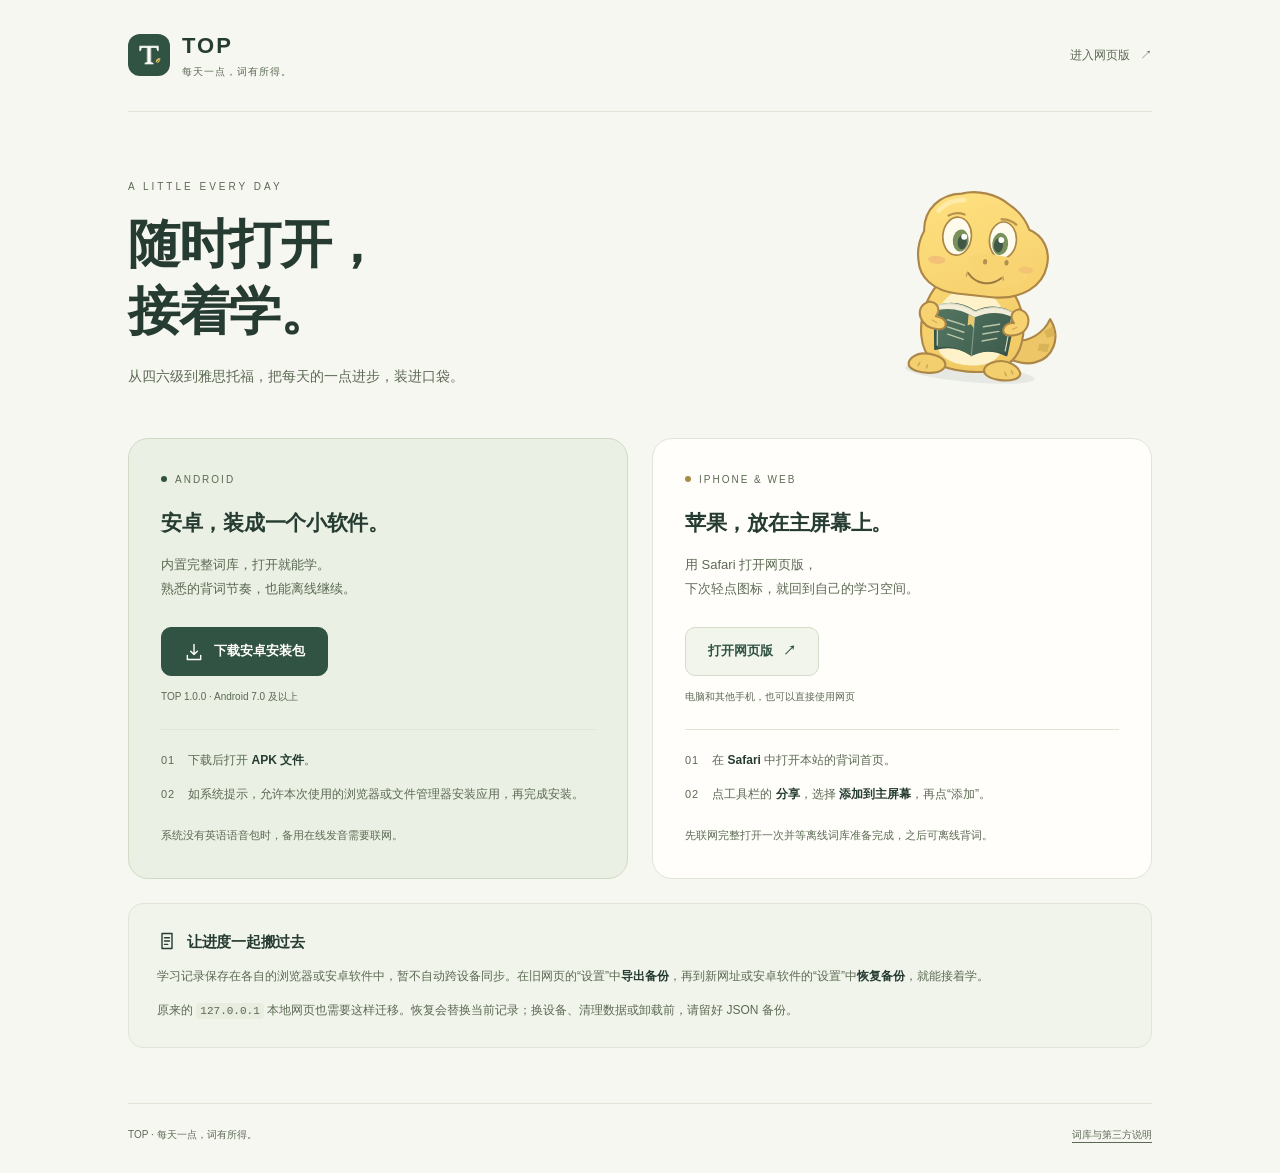
<file: install.html>
<!doctype html>
<html lang="zh-CN">
<head>
  <meta charset="utf-8">
  <meta name="viewport" content="width=device-width, initial-scale=1, viewport-fit=cover">
  <meta name="theme-color" content="#315344">
  <meta name="description" content="把 TOP 背单词装进口袋：安卓安装包，或在 iPhone 上添加到主屏幕。">
  <title>随时打开，接着学 · TOP 背单词</title>
  <link rel="icon" href="favicon.png">
  <link rel="apple-touch-icon" href="icon-180.png">
  <link rel="stylesheet" href="assets/install.css">
</head>
<body>
  <div class="install-shell">
    <header>
      <a class="brand" href="index.html" aria-label="TOP 背单词首页"><img src="icon-180.png" width="42" height="42" alt=""><span>TOP<span class="brand-caption">每天一点，词有所得。</span></span></a>
      <a class="back-link" href="index.html">进入网页版 <span aria-hidden="true">↗</span></a>
    </header>
    <main>
      <section class="intro" aria-labelledby="install-title">
        <div class="eyebrow">A LITTLE EVERY DAY</div>
        <h1 id="install-title">随时打开，<br>接着学。</h1>
        <p>从四六级到雅思托福，<br class="mobile-break">把每天的一点进步，装进口袋。</p>
        <img class="intro-mascot" src="assets/mascot.svg" alt="" width="210" height="210">
      </section>
      <div class="platforms">
        <section class="platform android" aria-labelledby="android-title">
          <div class="platform-label"><span class="platform-dot" aria-hidden="true"></span>ANDROID</div>
          <h2 id="android-title">安卓，装成一个小软件。</h2>
          <p class="platform-description">内置完整词库，打开就能学。<br>熟悉的背词节奏，也能离线继续。</p>
          <a class="button primary" href="downloads/TOP-v1.0.0.apk" download="TOP-v1.0.0.apk"><svg viewBox="0 0 24 24" aria-hidden="true"><path d="M12 3v12m-4-4 4 4 4-4M4 16v5h16v-5"/></svg>下载安卓安装包</a>
          <p class="version">TOP 1.0.0 · Android 7.0 及以上</p>
          <div class="steps">
            <div><span class="step-number">01</span><p>下载后打开 <strong>APK 文件</strong>。</p></div>
            <div><span class="step-number">02</span><p>如系统提示，允许本次使用的浏览器或文件管理器安装应用，再完成安装。</p></div>
          </div>
          <p class="small-note">系统没有英语语音包时，备用在线发音需要联网。</p>
        </section>
        <section class="platform iphone" aria-labelledby="iphone-title">
          <div class="platform-label"><span class="platform-dot" aria-hidden="true"></span>IPHONE &amp; WEB</div>
          <h2 id="iphone-title">苹果，放在主屏幕上。</h2>
          <p class="platform-description">用 Safari 打开网页版，<br>下次轻点图标，就回到自己的学习空间。</p>
          <a class="button secondary" href="index.html">打开网页版 <span aria-hidden="true">↗</span></a>
          <p class="version">电脑和其他手机，也可以直接使用网页</p>
          <div class="steps">
            <div><span class="step-number">01</span><p>在 <strong>Safari</strong> 中打开本站的背词首页。</p></div>
            <div><span class="step-number">02</span><p>点工具栏的 <strong>分享</strong>，选择 <strong>添加到主屏幕</strong>，再点“添加”。</p></div>
          </div>
          <p class="small-note">先联网完整打开一次并等离线词库准备完成，之后可离线背词。</p>
        </section>
      </div>
      <aside class="records" aria-labelledby="records-title">
        <div class="records-heading"><svg viewBox="0 0 24 24" aria-hidden="true"><path d="M6 3h12v18H6zM9 8h6M9 12h6M9 16h4"/></svg><h2 id="records-title">让进度一起搬过去</h2></div>
        <p>学习记录保存在各自的浏览器或安卓软件中，暂不自动跨设备同步。在旧网页的“设置”中<strong>导出备份</strong>，再到新网址或安卓软件的“设置”中<strong>恢复备份</strong>，就能接着学。</p>
        <p>原来的 <code>127.0.0.1</code> 本地网页也需要这样迁移。恢复会替换当前记录；换设备、清理数据或卸载前，请留好 JSON 备份。</p>
      </aside>
    </main>
    <footer><span>TOP · 每天一点，词有所得。</span><a href="THIRD_PARTY_NOTICES.txt">词库与第三方说明</a></footer>
  </div>
</body>
</html>
</file>
<file: assets/install.css>
:root{color-scheme:light;--paper:#f7f7f2;--white:#fffefa;--ink:#263c32;--green:#315344;--muted:#5b6a53;--line:#dfe5d7}
*{box-sizing:border-box}body{margin:0;background:var(--paper);color:var(--ink);font:14px/1.7 "Segoe UI","Microsoft YaHei UI","PingFang SC",sans-serif;-webkit-font-smoothing:antialiased}a{color:inherit;text-decoration:none}a:focus-visible{outline:3px solid #9aaf8a;outline-offset:5px}svg{width:20px;height:20px;fill:none;stroke:currentColor;stroke-width:1.7;stroke-linecap:round;stroke-linejoin:round;flex-shrink:0}.install-shell{max-width:1104px;margin:auto;padding:0 40px}header{display:flex;justify-content:space-between;align-items:center;gap:24px;min-height:112px;border-bottom:1px solid var(--line)}.brand{display:flex;align-items:center;gap:12px}.brand img{border-radius:12px}.brand>span{font-size:22px;letter-spacing:2px;font-weight:700;line-height:1.2}.brand-caption{display:block;font-size:10px;letter-spacing:1px;font-weight:400;color:var(--muted);margin-top:6px}.back-link{font-size:12px;color:var(--muted)}.back-link span{margin-left:7px}.intro{position:relative;padding:66px 0 48px;isolation:isolate}.eyebrow{font-size:10px;letter-spacing:3px;color:var(--muted)}h1{font-weight:600;font-size:52px;line-height:1.28;letter-spacing:-1.5px;margin:16px 0 19px}.intro p{font-size:14px;color:var(--muted);margin:0;line-height:1.9}.intro-mascot{position:absolute;right:65px;top:61px;width:222px;height:222px;opacity:.9;transform:rotate(5deg);z-index:-1}.mobile-break{display:none}.platforms{display:grid;grid-template-columns:1fr 1fr;gap:24px}.platform{padding:32px;border:1px solid var(--line);border-radius:20px;background:var(--white)}.android{background:#eaf0e3;border-color:#cfdbc5}.platform-label{display:flex;align-items:center;gap:8px;font-size:10px;letter-spacing:2px;color:var(--muted)}.platform-dot{width:6px;height:6px;border-radius:50%;background:var(--green)}.iphone .platform-dot{background:#a88b45}h2{font-size:21px;letter-spacing:-.3px;font-weight:600;margin:17px 0 13px}.platform-description{font-size:13px;color:var(--muted);line-height:1.85;margin:0 0 26px}.button{display:inline-flex;align-items:center;justify-content:center;gap:10px;min-height:48px;padding:12px 22px;border:1px solid var(--green);border-radius:10px;font-size:13px;font-weight:600;transition:background .15s}.primary{background:var(--green);color:var(--white)}.primary:hover{background:#263f34}.secondary{border-color:#d3ddca;background:#f2f5ec;color:var(--green)}.secondary:hover{background:#e7edde}.version{font-size:10px;color:var(--muted);margin:12px 0 24px}.steps{padding-top:20px;border-top:1px solid var(--line);display:grid;gap:13px}.steps>div{display:flex;gap:13px;align-items:baseline}.step-number{font-size:11px;letter-spacing:1px;color:var(--muted);font-variant-numeric:tabular-nums}.steps p{font-size:12px;margin:0;color:var(--muted);line-height:1.8}.steps strong{color:var(--ink);font-weight:600}.small-note{font-size:11px;line-height:1.8;color:var(--muted);margin:20px 0 0}.records{padding:25px 28px;border:1px solid var(--line);border-radius:15px;margin:24px 0 55px;background:#f1f4eb}.records-heading{display:flex;gap:10px;align-items:center}.records-heading h2{font-size:15px;margin:0}.records p{font-size:12px;color:var(--muted);line-height:1.9;margin:11px 0 0}.records strong{font-weight:600;color:var(--ink)}code{font-size:11px;background:#e8eddf;border-radius:4px;padding:2px 4px}footer{display:flex;justify-content:space-between;gap:16px;padding:22px 0 30px;border-top:1px solid var(--line);font-size:10px;color:var(--muted)}footer a{text-decoration:underline;text-underline-offset:4px}
@media(max-width:700px){.install-shell{padding:0 22px}header{min-height:90px;gap:16px}.brand img{width:37px;height:37px;border-radius:10px}.brand>span{font-size:20px}.brand-caption{font-size:9px;letter-spacing:0}.back-link{font-size:11px;white-space:nowrap}.intro{padding:43px 0 34px}h1{font-size:40px;letter-spacing:-1px}.intro p{font-size:12px}.intro-mascot{right:0;top:77px;width:133px;height:133px;opacity:.48}.mobile-break{display:block}.platforms{grid-template-columns:1fr;gap:16px}.platform{padding:25px 24px;border-radius:17px}.platform h2{font-size:20px}.platform-description{margin-bottom:21px}.button{width:100%;min-height:49px}.version{margin-bottom:22px}.records{padding:22px;margin:20px 0 35px}footer{align-items:flex-start;font-size:9px;padding-bottom:calc(24px + env(safe-area-inset-bottom,0px))}.eyebrow{font-size:9px;letter-spacing:2px}}
@media(max-width:360px){.install-shell{padding:0 17px}.brand-caption{font-size:8px}.intro-mascot{width:105px;height:105px;top:91px;opacity:.35}.platform{padding:23px 20px}.platform h2{font-size:18px}}
@media(prefers-reduced-motion:reduce){*{transition:none!important}}
</file>
